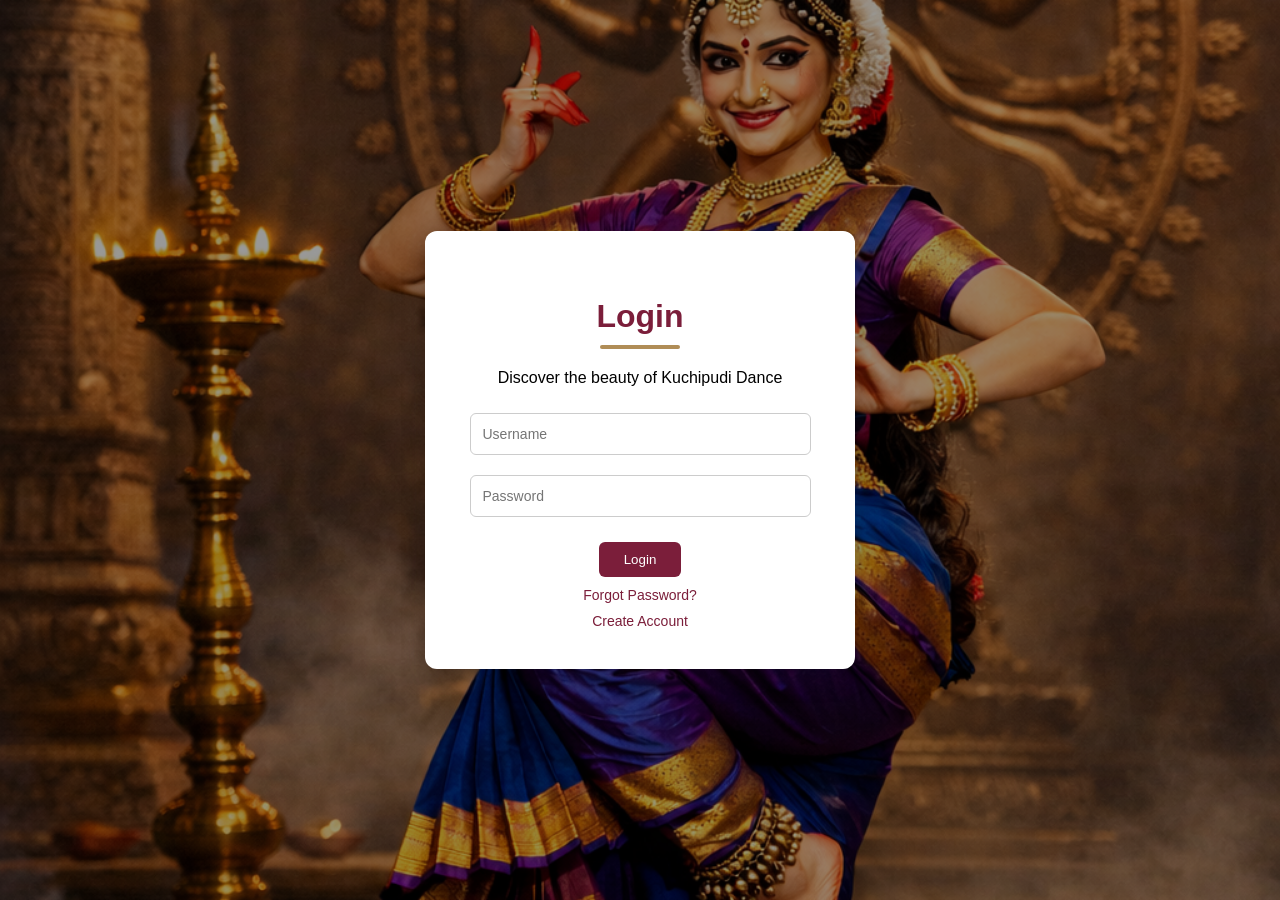
<file: index.html>
<!DOCTYPE html>
<html>

<head>
<meta charset="UTF-8">
<title>Kuchipudi Login</title>

<link rel="stylesheet" href="index.css">

</head>

<body class="login-page">

<div class="login-container">
<h2>Login</h2>
<p>Discover the beauty of Kuchipudi Dance</p>

<form action="home.html">
<form>
<input type="text" placeholder="Username" required>
<input type="password" placeholder="Password" required>

<button type="submit">Login</button>

<a href="#">Forgot Password?</a>
<a href="#">Create Account</a>
</form>

<script src="script.js"></script>

</body>
</html>
</file>
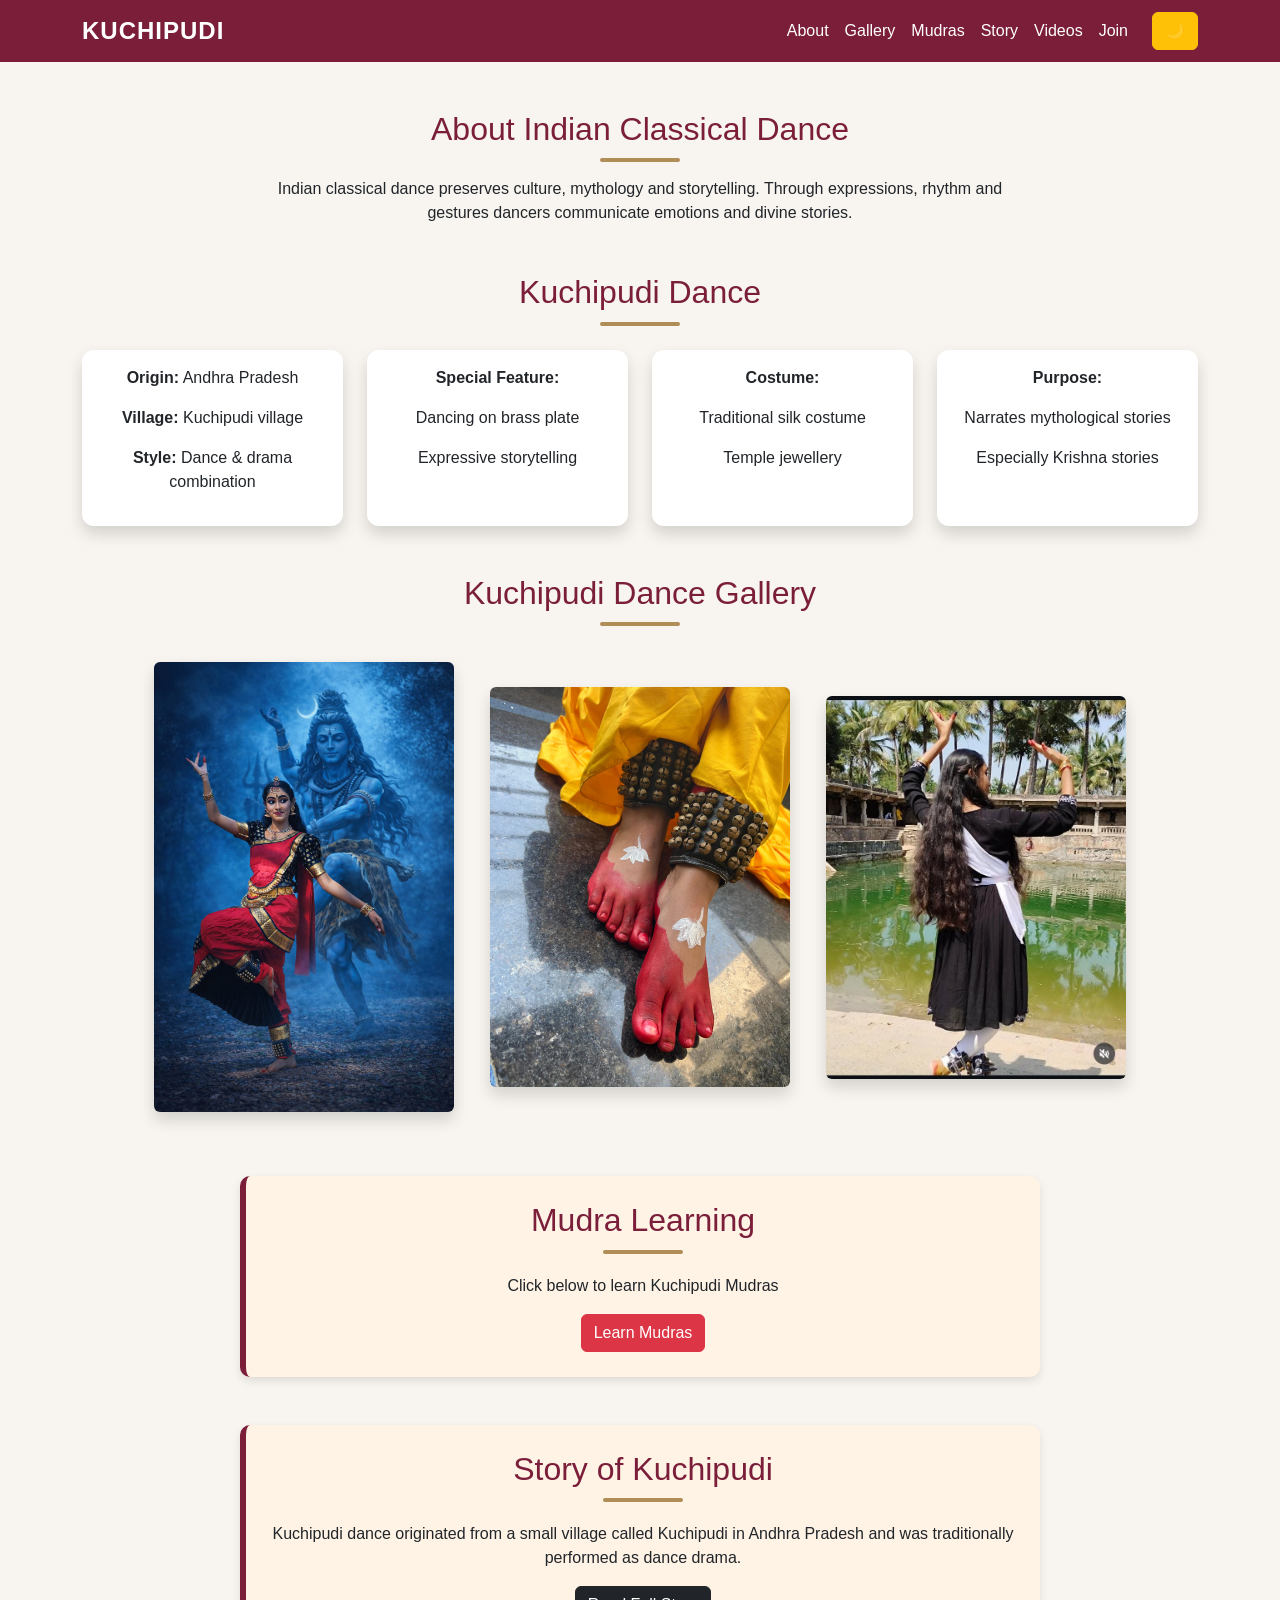
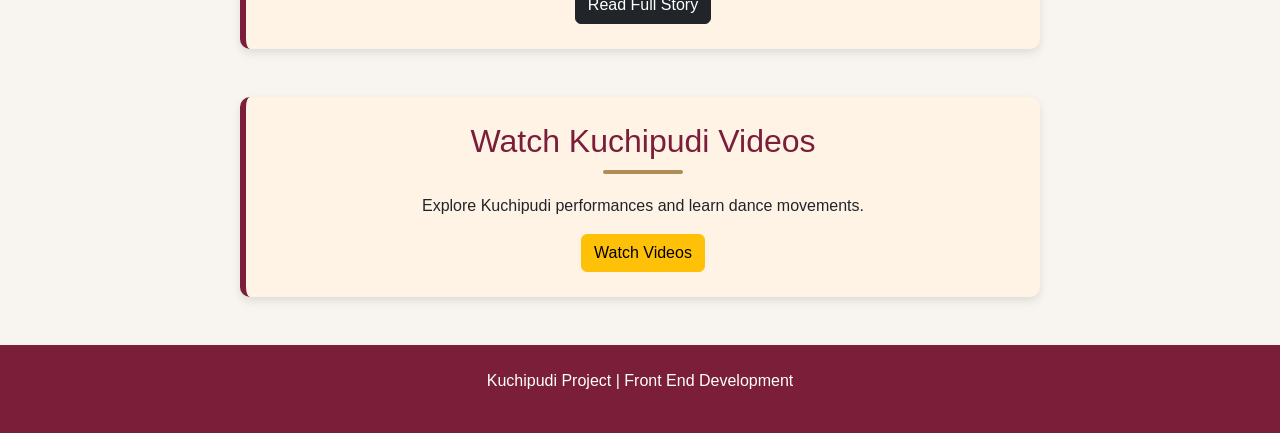
<file: home.html>
<!DOCTYPE html>
<html lang="en">
<head>
<meta charset="UTF-8">
<title>Kuchipudi</title>

<!-- Bootstrap -->
<link href="https://cdn.jsdelivr.net/npm/bootstrap@5.3.2/dist/css/bootstrap.min.css" rel="stylesheet">

<link rel="stylesheet" href="index.css">

</head>

<body>

<!-- Navbar -->
<nav class="navbar navbar-expand-lg navbar-dark">
<div class="container">

<a class="navbar-brand fw-bold" href="#">KUCHIPUDI</a>

<button class="navbar-toggler" type="button" data-bs-toggle="collapse" data-bs-target="#menu">
<span class="navbar-toggler-icon"></span>
</button>

<div class="collapse navbar-collapse" id="menu">

<ul class="navbar-nav ms-auto">

<li class="nav-item">
<a class="nav-link" href="#dance">About</a>
</li>

<li class="nav-item">
<a class="nav-link" href="#gallery">Gallery</a>
</li>

<li class="nav-item">
<a class="nav-link" href="#mudra">Mudras</a>
</li>

<li class="nav-item">
<a class="nav-link" href="Story.html">Story</a>
</li>

<li class="nav-item">
<a class="nav-link" href="LearningVideos.html">Videos</a>
</li>

<li class="nav-item">
<a class="nav-link" href="Join.html">Join</a>
</li>

</ul>

<button id="themeToggle" class="btn btn-warning ms-3">🌙</button>
</div>
</div>
</nav>

<!-- Intro -->
<section id="intro" class="container text-center mt-5">

<h2>About Indian Classical Dance</h2>

<p>
Indian classical dance preserves culture, mythology and storytelling.
Through expressions, rhythm and gestures dancers communicate emotions
and divine stories.
</p>

</section>

<!-- Dance Section -->
<section id="dance" class="container mt-5">

<h2 class="text-center mb-4">Kuchipudi Dance</h2>

<div class="row g-4">

<div class="col-md-3">
<div class="card h-100 shadow">
<div class="card-body">
<p><b>Origin:</b> Andhra Pradesh</p>
<p><b>Village:</b> Kuchipudi village</p>
<p><b>Style:</b> Dance & drama combination</p>
</div>
</div>
</div>

<div class="col-md-3">
<div class="card h-100 shadow">
<div class="card-body">
<p><b>Special Feature:</b></p>
<p>Dancing on brass plate</p>
<p>Expressive storytelling</p>
</div>
</div>
</div>

<div class="col-md-3">
<div class="card h-100 shadow">
<div class="card-body">
<p><b>Costume:</b></p>
<p>Traditional silk costume</p>
<p>Temple jewellery</p>
</div>
</div>
</div>

<div class="col-md-3">
<div class="card h-100 shadow">
<div class="card-body">
<p><b>Purpose:</b></p>
<p>Narrates mythological stories</p>
<p>Especially Krishna stories</p>
</div>
</div>
</div>

</div>

</section>

<!-- Gallery -->
<section id="gallery" class="container text-center mt-5">

<h2>Kuchipudi Dance Gallery</h2>

<img src="DancerPhoto.jpeg" class="img-fluid rounded shadow m-3" width="300" alt="Kuchipudi Dance Performance">

<img src="dance.jpeg" class="img-fluid rounded shadow m-3" width="300" alt="Kuchipudi Dance Performance">

<img src="Dancepose.jpeg" class="img-fluid rounded shadow m-3" width="300" alt="Kuchipudi Dance Performance">

</section>

<!-- Mudra Section -->
<section id="mudra" class="container text-center mt-5">

<h2>Mudra Learning</h2>

<p>Click below to learn Kuchipudi Mudras</p>

<button class="btn btn-danger"
onclick="location.href='KuchipudiMudra.html'">
Learn Mudras
</button>

</section>

<!-- Story Section -->
<section id="story" class="container text-center mt-5 story-box">

<h2>Story of Kuchipudi</h2>

<p>
Kuchipudi dance originated from a small village called Kuchipudi
in Andhra Pradesh and was traditionally performed as dance drama.
</p>

<button class="btn btn-dark"
onclick="location.href='Story.html'">
Read Full Story
</button>

</section>

<!-- Video Section -->
<section id="video-link" class="container text-center mt-5">

<h2>Watch Kuchipudi Videos</h2>

<p>Explore Kuchipudi performances and learn dance movements.</p>

<button class="btn btn-warning"
onclick="location.href='LearningVideos.html'">
Watch Videos
</button>

</section>

<!-- Footer -->
<footer class="text-center p-4 mt-5">

<p>Kuchipudi Project | Front End Development</p>

</footer>


<script src="script.js"></script>

</body>
</html>
</file>
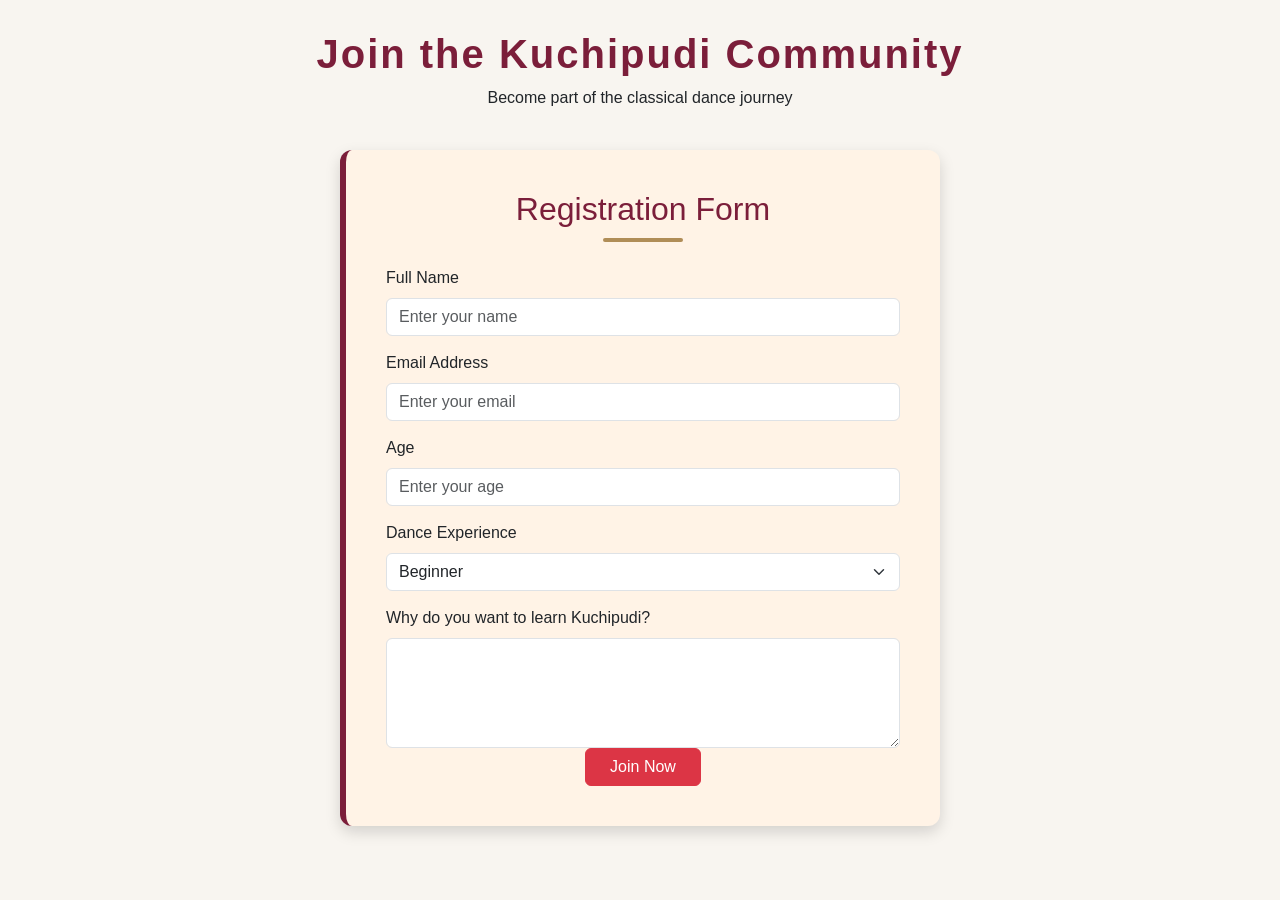
<file: Join.html>
<!DOCTYPE html>
<html lang="en">
<head>

<meta charset="UTF-8">
<title>Join Kuchipudi Community</title>

<!-- Bootstrap -->
<link href="https://cdn.jsdelivr.net/npm/bootstrap@5.3.2/dist/css/bootstrap.min.css" rel="stylesheet">
<link rel="stylesheet" href="index.css">

</head>

<body>

<header>
<h1>Join the Kuchipudi Community</h1>
<p>Become part of the classical dance journey</p>
</header>


<section class="container">

<div class="join-box">

<h2 class="text-center mb-4">Registration Form</h2>

<form onsubmit="showMessage(event)">

<div class="lable">
<label class="form-label">Full Name</label>
<input type="text" class="form-control" placeholder="Enter your name" required>
</div>

<div class="lable">
<label class="form-label">Email Address</label>
<input type="email" class="form-control" placeholder="Enter your email" required>
</div>

<div class="lable">
<label class="form-label">Age</label>
<input type="number" class="form-control" placeholder="Enter your age">
</div>

<div class="lable">
<label class="form-label">Dance Experience</label>
<select class="form-select">
<option>Beginner</option>
<option>Intermediate</option>
<option>Advanced</option>
</select>
</div>

<div class="lable">
<label class="form-label">Why do you want to learn Kuchipudi?</label>
<textarea class="form-control" rows="4"></textarea>
</div>

<div class="text-center">

<button class="btn btn-danger px-4">
Join Now
</button>

</div>

</form>
<div id="successMessage" class="alert alert-success text-center mt-4" style="display:none;">
✔ Your form response has been successful.  
Happy to have you with us in the Kuchipudi community!
</div>

</div>

</section>

<script>


<footer>
<p>Kuchipudi Project | Front End Development</p>
</footer>

<script src="script.js"></script>

</body>
</html>
</file>
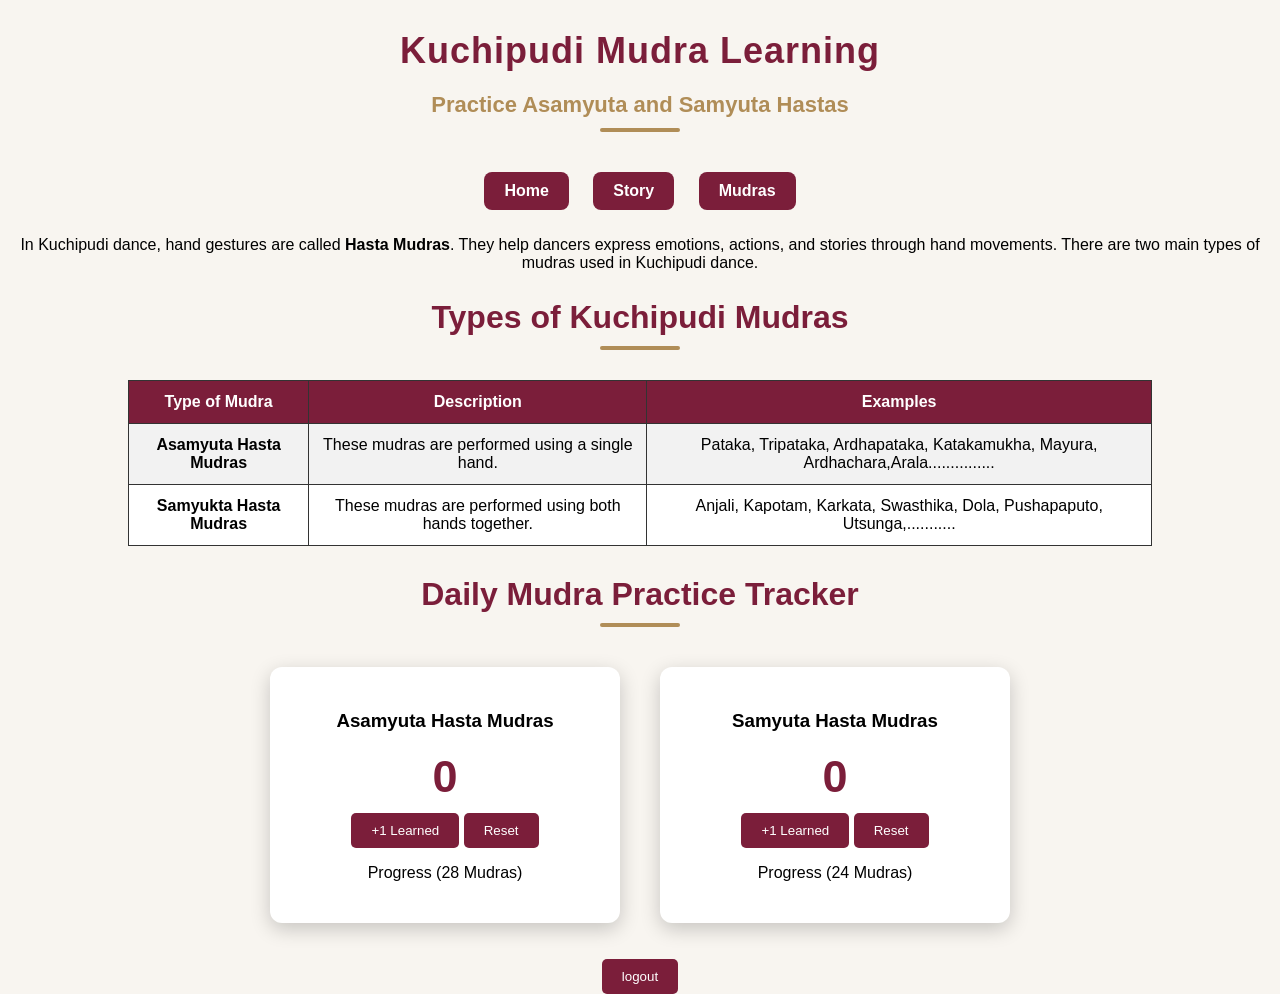
<file: KuchipudiMudra.html>
<!DOCTYPE html>
<html>
<head>
<title>Kuchipudi Mudras</title>
<link rel="stylesheet" href="index.css">

</head>

<body>

<h1 class="page-heading">Kuchipudi Mudra Learning</h1>
<h2 class="sub-heading">Practice Asamyuta and Samyuta Hastas</h2>

<nav>
<div class="page-nav">

<a href="home.html">Home</a>
<a href="Story.html">Story</a>
<a href="LearningVideos.html">Mudras</a>

</div>
</nav>

<p>
In Kuchipudi dance, hand gestures are called <b>Hasta Mudras</b>. 
They help dancers express emotions, actions, and stories through hand movements.
There are two main types of mudras used in Kuchipudi dance.
</p>

<h2>Types of Kuchipudi Mudras</h2>

<table>

<tr>
<th>Type of Mudra</th>
<th>Description</th>
<th>Examples</th>
</tr>

<tr>
<td><b>Asamyuta Hasta Mudras</b></td>
<td>These mudras are performed using a single hand.</td>
<td>Pataka, Tripataka, Ardhapataka, Katakamukha, Mayura, Ardhachara,Arala...............</td>
</tr>

<tr>
<td><b>Samyukta Hasta Mudras</b></td>
<td>These mudras are performed using both hands together.</td>
<td>Anjali, Kapotam, Karkata, Swasthika, Dola, Pushapaputo, Utsunga,...........</td>
</tr>

</table>


<h2>Daily Mudra Practice Tracker</h2>

<div class="counter-container">

<!-- Asamyuta Counter -->

<div class="counter-box">

<h3>Asamyuta Hasta Mudras</h3>

<div class="counter" id="asamyutaCount">0</div>

<button onclick="addAsamyuta()">+1 Learned</button>
<button class="reset-btn" onclick="resetAsamyuta()">Reset</button>

<p>Progress (28 Mudras)</p>

<div class="progress-container">
<div class="progress-bar" id="asamyutaBar"></div>
</div>

</div>


<!-- Samyuta Counter -->

<div class="counter-box">

<h3>Samyuta Hasta Mudras</h3>

<div class="counter" id="samyutaCount">0</div>

<button onclick="addSamyuta()">+1 Learned</button>
<button class="reset-btn" onclick="resetSamyuta()">Reset</button>

<p>Progress (24 Mudras)</p>

<div class="progress-container">
<div class="progress-bar" id="samyutaBar"></div>
</div>

</div>

</div>


<br><br>

<button onclick="window.location.href='index.html'">
logout
</button>


<script src="script.js"></script>

</body>
</html>
</file>
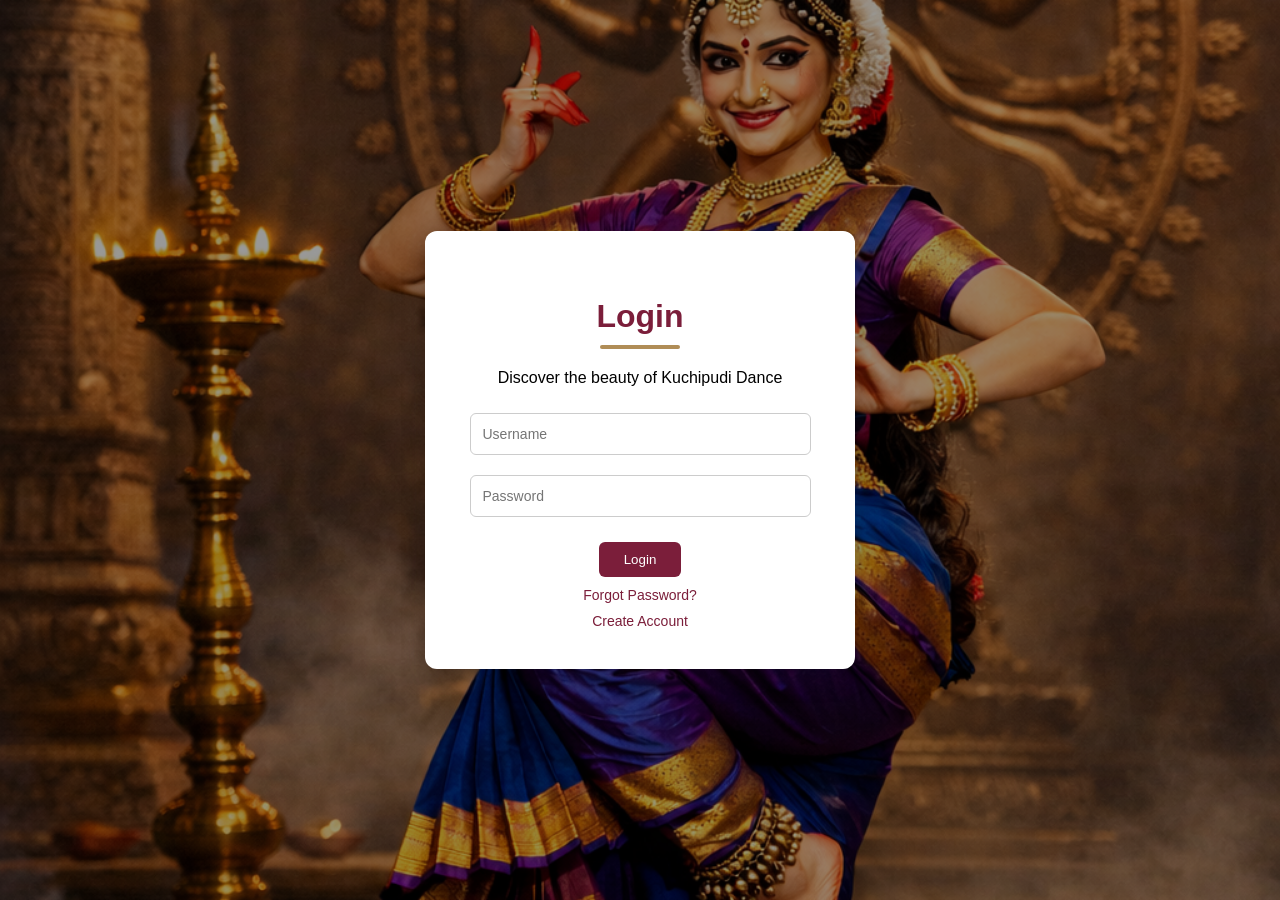
<file: loginpage.html>
<!DOCTYPE html>
<html>

<head>
<meta charset="UTF-8">
<title>Kuchipudi Login</title>

<link rel="stylesheet" href="index.css">

</head>

<body class="login-page">

<div class="login-container">
<h2>Login</h2>
<p>Discover the beauty of Kuchipudi Dance</p>

<form action="index.html">
<form>
<input type="text" placeholder="Username" required>
<input type="password" placeholder="Password" required>

<button type="submit">Login</button>

<a href="#">Forgot Password?</a>
<a href="#">Create Account</a>
</form>

<script src="script.js"></script>

</body>
</html>
</file>
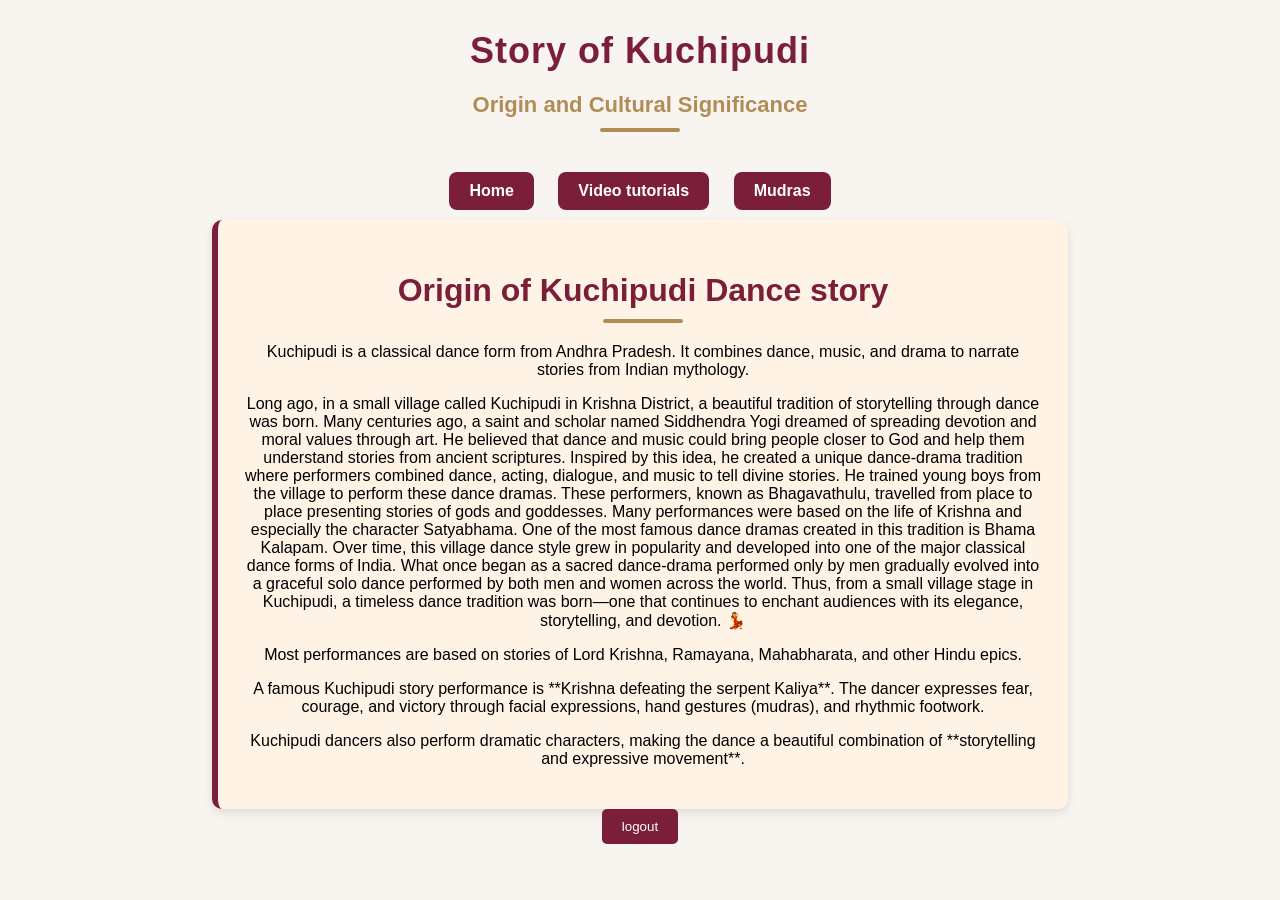
<file: Story.html>
<!DOCTYPE html>
<html>
<head>
<title>Kuchipudi Story</title>

<link rel="stylesheet" href="index.css">
</head>

<body>

<header>
<h1 class="page-heading">Story of Kuchipudi</h1>
<h2 class="sub-heading">Origin and Cultural Significance</h2>
</header>

<nav>
<div class="page-nav">

<a href="home.html">Home</a>
<a href="LearningVideos.html">Video tutorials </a>
<a href="KuchipudiMudra.html">Mudras</a>

</div>
</nav>

<div class="story-box">

<h2>Origin of Kuchipudi Dance story</h2>

<p>
Kuchipudi is a classical dance form from Andhra Pradesh. 
It combines dance, music, and drama to narrate stories from Indian mythology.
</p>
<p>Long ago, in a small village called Kuchipudi in Krishna District, a beautiful tradition of storytelling through dance was born.

Many centuries ago, a saint and scholar named Siddhendra Yogi dreamed of spreading devotion and moral values through art. He believed that dance and music could bring people closer to God and help them understand stories from ancient scriptures. Inspired by this idea, he created a unique dance-drama tradition where performers combined dance, acting, dialogue, and music to tell divine stories.

He trained young boys from the village to perform these dance dramas. These performers, known as Bhagavathulu, travelled from place to place presenting stories of gods and goddesses. Many performances were based on the life of Krishna and especially the character Satyabhama. One of the most famous dance dramas created in this tradition is Bhama Kalapam.

Over time, this village dance style grew in popularity and developed into one of the major classical dance forms of India. What once began as a sacred dance-drama performed only by men gradually evolved into a graceful solo dance performed by both men and women across the world.

Thus, from a small village stage in Kuchipudi, a timeless dance tradition was born—one that continues to enchant audiences with its elegance, storytelling, and devotion. 💃</p>

<p>
Most performances are based on stories of Lord Krishna, Ramayana,
Mahabharata, and other Hindu epics.
</p>

<p>
A famous Kuchipudi story performance is **Krishna defeating the serpent Kaliya**.
The dancer expresses fear, courage, and victory through facial expressions,
hand gestures (mudras), and rhythmic footwork.
</p>

<p>
Kuchipudi dancers also perform dramatic characters, making the dance
a beautiful combination of **storytelling and expressive movement**.
</p>

</div>
<button onclick="window.location.href='index.html'">
logout
</button>
<script src="script.js"></script>
</body>
</html>
</file>
<file: index.css>
/* GENERAL */

body{
font-family: Arial, sans-serif;
margin:0;
background:#f8f5f0;
text-align:center;
animation:fadeIn 1s ease;
}

@keyframes fadeIn{
from{opacity:0;}
to{opacity:1;}
}

html{
scroll-behavior:smooth;
}

/* NAVBAR */

.navbar{
background:#7b1e3a;
}

.navbar-brand{
font-size:24px;
letter-spacing:1px;
}

.navbar a{
color:white !important;
font-weight:500;
}

.navbar a:hover{
color:#ffd9a6 !important;
}

/*  INTRO SECTION  */

#intro{
max-width:800px;
margin:auto;
}

#intro h2{
color:#7b1e3a;
margin-bottom:15px;
}

/* Same background style for Mudra and Video sections */

#mudra,
#video-link{
background:#fff3e6;
border-left:6px solid #7b1e3a;
padding:25px;
border-radius:10px;
max-width:800px;
margin:40px auto;
box-shadow:0 4px 10px rgba(0,0,0,0.1);
}
/*  CARDS  */

.card{
border:none;
border-radius:12px;
transition:0.3s;
}

.card:hover{
transform:translateY(-6px);
background:#fff3e6;
}

/* GALLERY */

#gallery img{
transition:0.4s;
border-radius:10px;
}

#gallery img:hover{
transform:scale(1.08);
}

/* ================= MUDRA SECTION ================= */

#mudra h2{
color:#7b1e3a;
}

/* STORY PAGE */

.story-box{
background:#fff3e6;
border-left:6px solid #7b1e3a;
padding:25px;
border-radius:10px;
max-width:800px;
margin:auto;
box-shadow:0 4px 10px rgba(0,0,0,0.1);
}

/*  VIDEO PAGE  */

video{
margin-top:20px;
border-radius:10px;
box-shadow:0 6px 15px rgba(0,0,0,0.2);
}

iframe{
margin-top:20px;
border-radius:10px;
}

/*  TABLE (Mudra Page)  */

table{
margin:30px auto;
border-collapse:collapse;
width:80%;
background:white;
}

th, td{
border:1px solid #333;
padding:12px;
}

th{
background:#7b1e3a;
color:white;
}

tr:nth-child(even){
background:#f2f2f2;
}

/*  COUNTER BOXES  */

.counter-container{
display:flex;
justify-content:center;
gap:40px;
flex-wrap:wrap;
margin-top:40px;
}

.counter-box{
background:white;
padding:25px;
width:300px;
border-radius:12px;
box-shadow:0 6px 20px rgba(0,0,0,0.2);
}

.counter{
font-size:45px;
font-weight:bold;
color:#7b1e3a;
margin:10px 0;
}

/* LOGIN PAGE  */

.login-container{
background:white;
padding:40px;
width:350px;
margin:120px auto;
border-radius:12px;
box-shadow:0 10px 25px rgba(0,0,0,0.2);
text-align:center;
}

.login-container h2{
color:#7b1e3a;
margin-bottom:20px;
}

.login-container input{
width:90%;
padding:12px;
margin:10px 0;
border:1px solid #ccc;
border-radius:6px;
font-size:14px;
}

.login-container input:focus{
border-color:#7b1e3a;
outline:none;
box-shadow:0 0 6px rgba(123,30,58,0.4);
}

.login-container button{
margin-top:15px;
padding:10px 25px;
background:#7b1e3a;
color:white;
border:none;
border-radius:6px;
cursor:pointer;
transition:0.3s;
}

.login-container button:hover{
background:#5a142a;
transform:scale(1.05);
}

.login-container a{
display:block;
margin-top:10px;
text-decoration:none;
color:#7b1e3a;
font-size:14px;
}

.login-container a:hover{
text-decoration:underline;
}

/*  FORMS */

.join-box{
background:#fff3e6;
padding:40px;
border-left:6px solid #7b1e3a;
border-radius:12px;
box-shadow:0 6px 15px rgba(0,0,0,0.15);
max-width:600px;
margin:40px auto;
text-align:left;
}

.join-box label{
display:block;
margin-top:15px;
}

/*  BUTTONS  */

button{
padding:10px 20px;
background:#7b1e3a;
color:white;
border:none;
border-radius:5px;
cursor:pointer;
transition:0.3s;
}

button:hover{
background:#5a142a;
transform:scale(1.05);
}

/* FOOTER  */

footer{
background:#7b1e3a;
color:white;
padding:15px;
margin-top:40px;
}

/*  DARK MODE  */

.dark-mode{
background:#121212;
color:white;
}

.dark-mode .card{
background:#1e1e1e;
color:white;
}

.dark-mode .navbar{
background:#000;
}

.dark-mode footer{
background:#000;
color:white;
}
.dark-mode .story-box{
background:#2a2a2a;
}
.dark-mode table{
background:#2a2a2a;
color:white;
}
/*  PAGE NAVIGATION LINKS  */

.page-nav{
margin-top:20px;
}

.page-nav a{
display:inline-block;
margin:10px;
padding:10px 20px;
background:#7b1e3a;
color:white;
text-decoration:none;
border-radius:8px;
font-weight:bold;
transition:0.3s;
}

.page-nav a:hover{
background:#b08d57;
transform:scale(1.08);
}
/* ================= VIDEO PAGE HEADING ================= */

.video-title{
font-size:36px;
font-weight:bold;
color:#7b1e3a;
letter-spacing:1px;
margin-top:30px;
margin-bottom:15px;
position:relative;
display:inline-block;
}

/* Decorative underline */

.video-title::after{
content:"";
width:60%;
height:4px;
background:#b08d57;
display:block;
margin:10px auto 0;
border-radius:2px;
}
/*  VIDEO SUB HEADINGS  */

.video-subtitle{
font-size:24px;
font-weight:600;
color:#7b1e3a;
margin-top:40px;
margin-bottom:15px;
text-transform:capitalize;
letter-spacing:0.5px;
}

/* optional decorative line */

.video-subtitle::after{
content:"";
display:block;
width:50px;
height:3px;
background:#b08d57;
margin:8px auto 0;
border-radius:2px;
}
.reel-btn{
    display:inline-block;
    margin-top:10px;
    padding:10px 18px;
    background:#8b2e3c;
    color:white;
    text-decoration:none;
    border-radius:6px;
    font-weight:bold;
}

.reel-btn:hover{
    background:#5f1f29;
}
/*  LOGIN PAGE BACKGROUND  */

.login-page{
background-image: url("Dance background.png"); /* your image path */
background-size: cover;
background-position: center;
background-repeat: no-repeat;
min-height: 100vh;
display: flex;
align-items: center;
justify-content: center;
}
.login-page::before{
content:"";
position:absolute;
top:0;
left:0;
width:100%;
height:100%;
background:rgba(0,0,0,0.4);
}

.login-container{
position:relative;
z-index:2;
}

/* Headings for Mudra and Video pages */

.page-heading{
text-align:center;
font-size:36px;
color:#7b1e3a;
margin-top:30px;
margin-bottom:20px;
font-weight:bold;
letter-spacing:1px;
}

.sub-heading{
text-align:center;
font-size:22px;
color:#b08d57;
margin-bottom:30px;
}
/* Main heading style */

h1{
text-align:center;
font-size:40px;
color:#7b1e3a;
margin-top:30px;
font-weight:bold;
letter-spacing:2px;
}

/* Section headings */

h2{
text-align:center;
font-size:32px;
color:#7b1e3a;
margin-bottom:20px;
position:relative;
}

/* Decorative line under headings */

h2::after{
content:"";
display:block;
width:80px;
height:4px;
background:#b08d57;
margin:10px auto 0;
border-radius:2px;
}
h2:hover{
transform:scale(1.03);
transition:0.3s;
}
</file>
